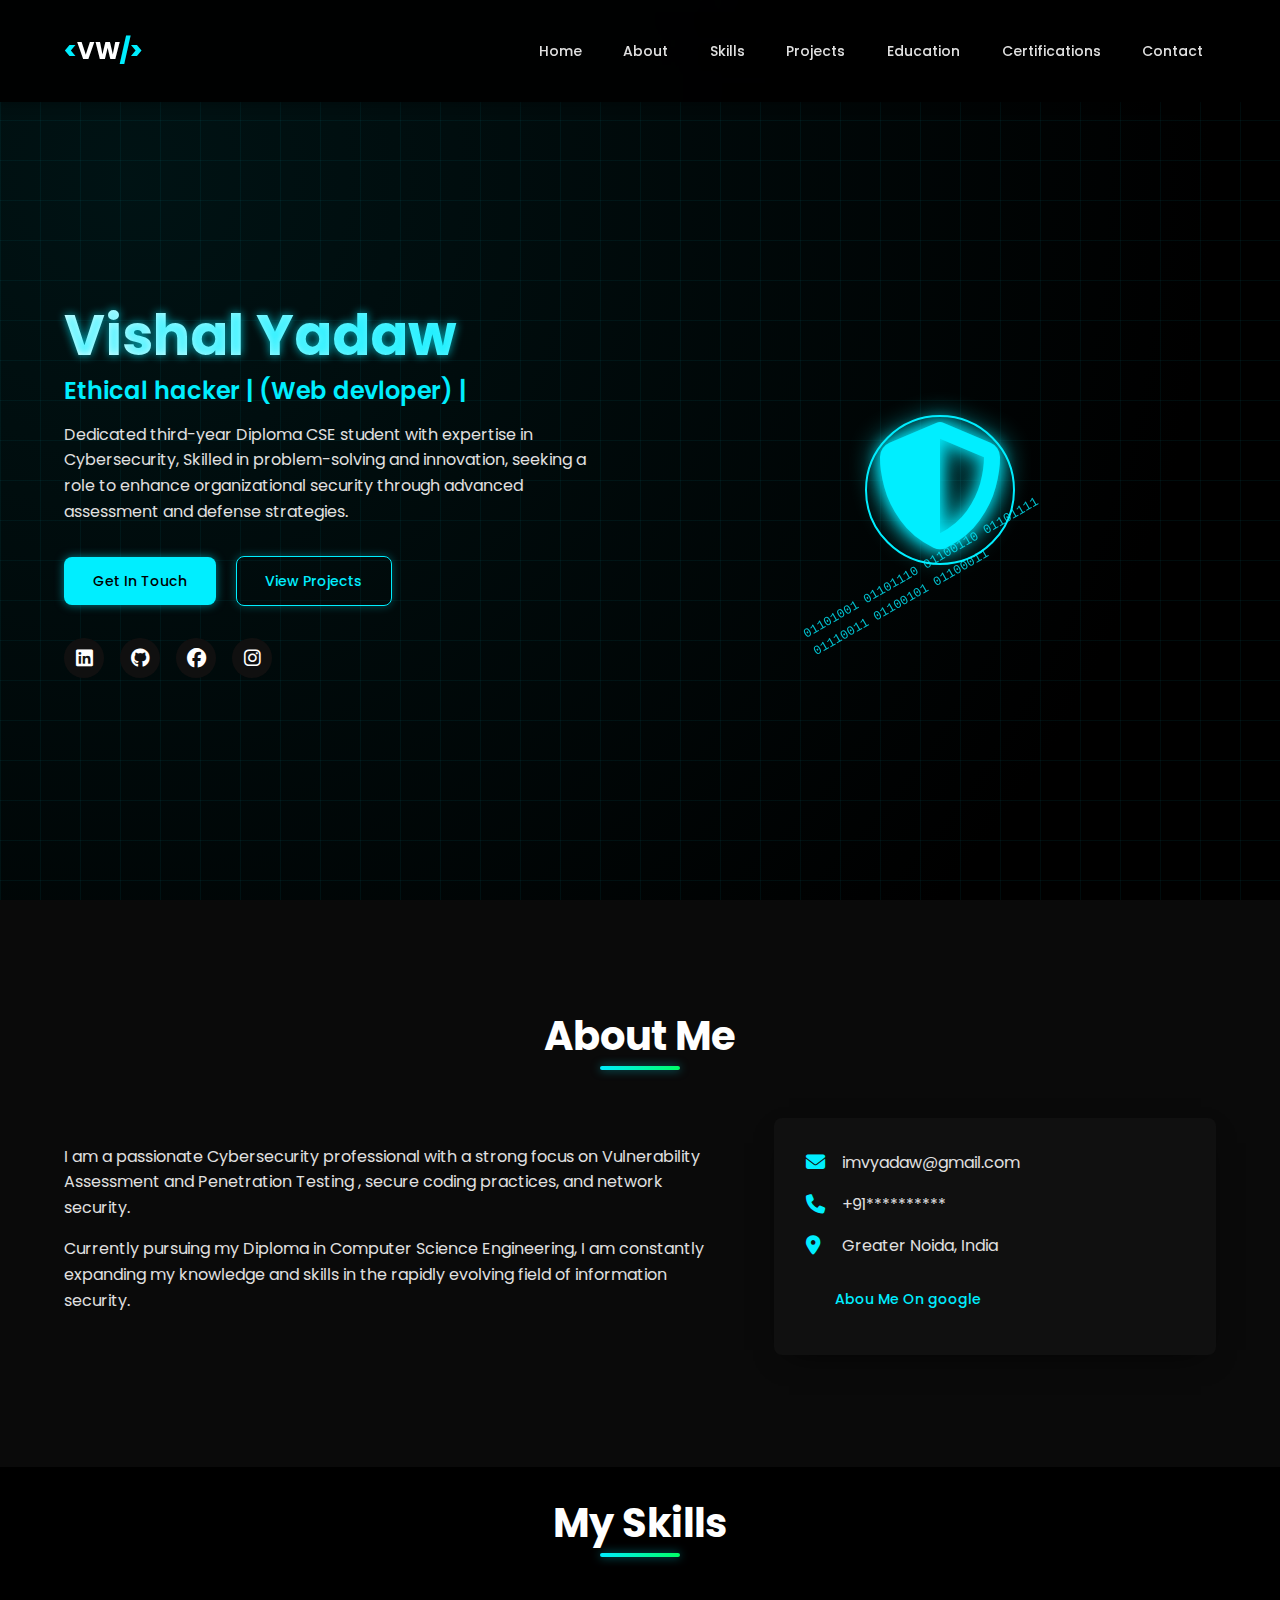
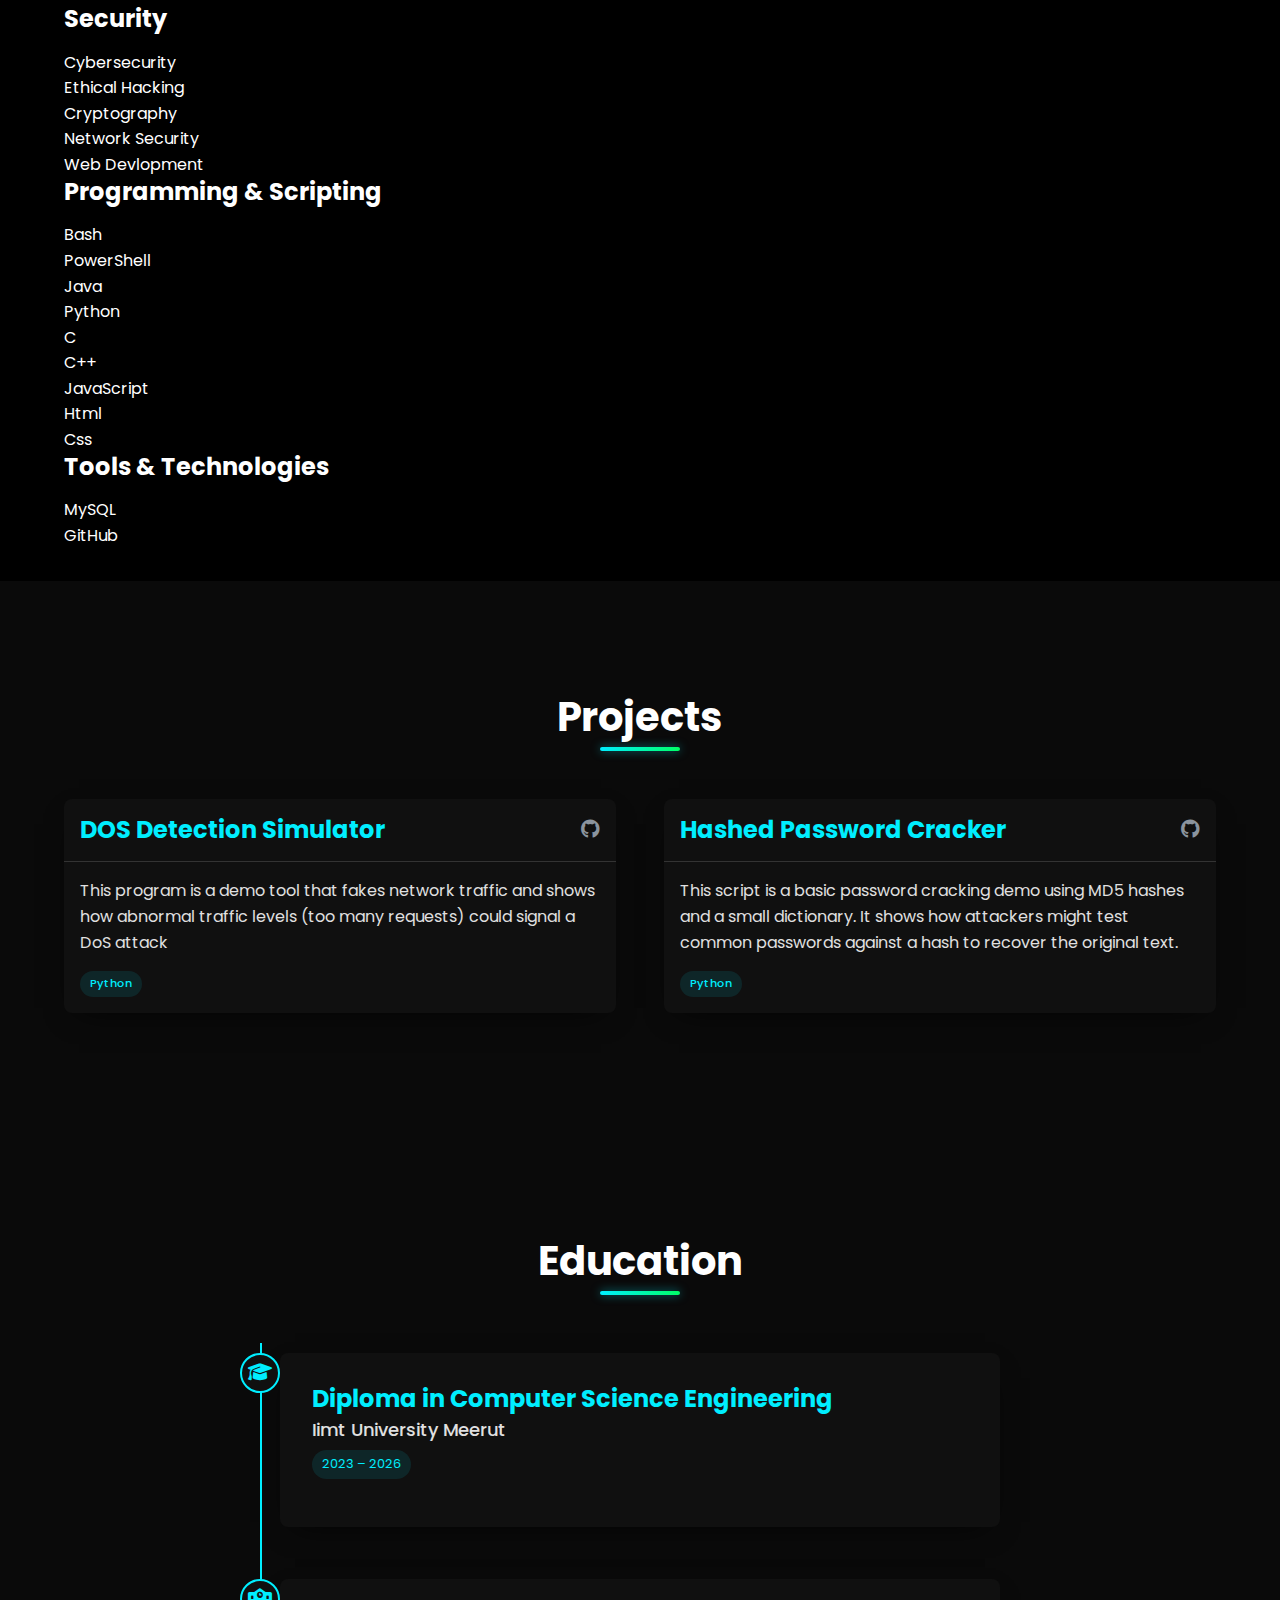
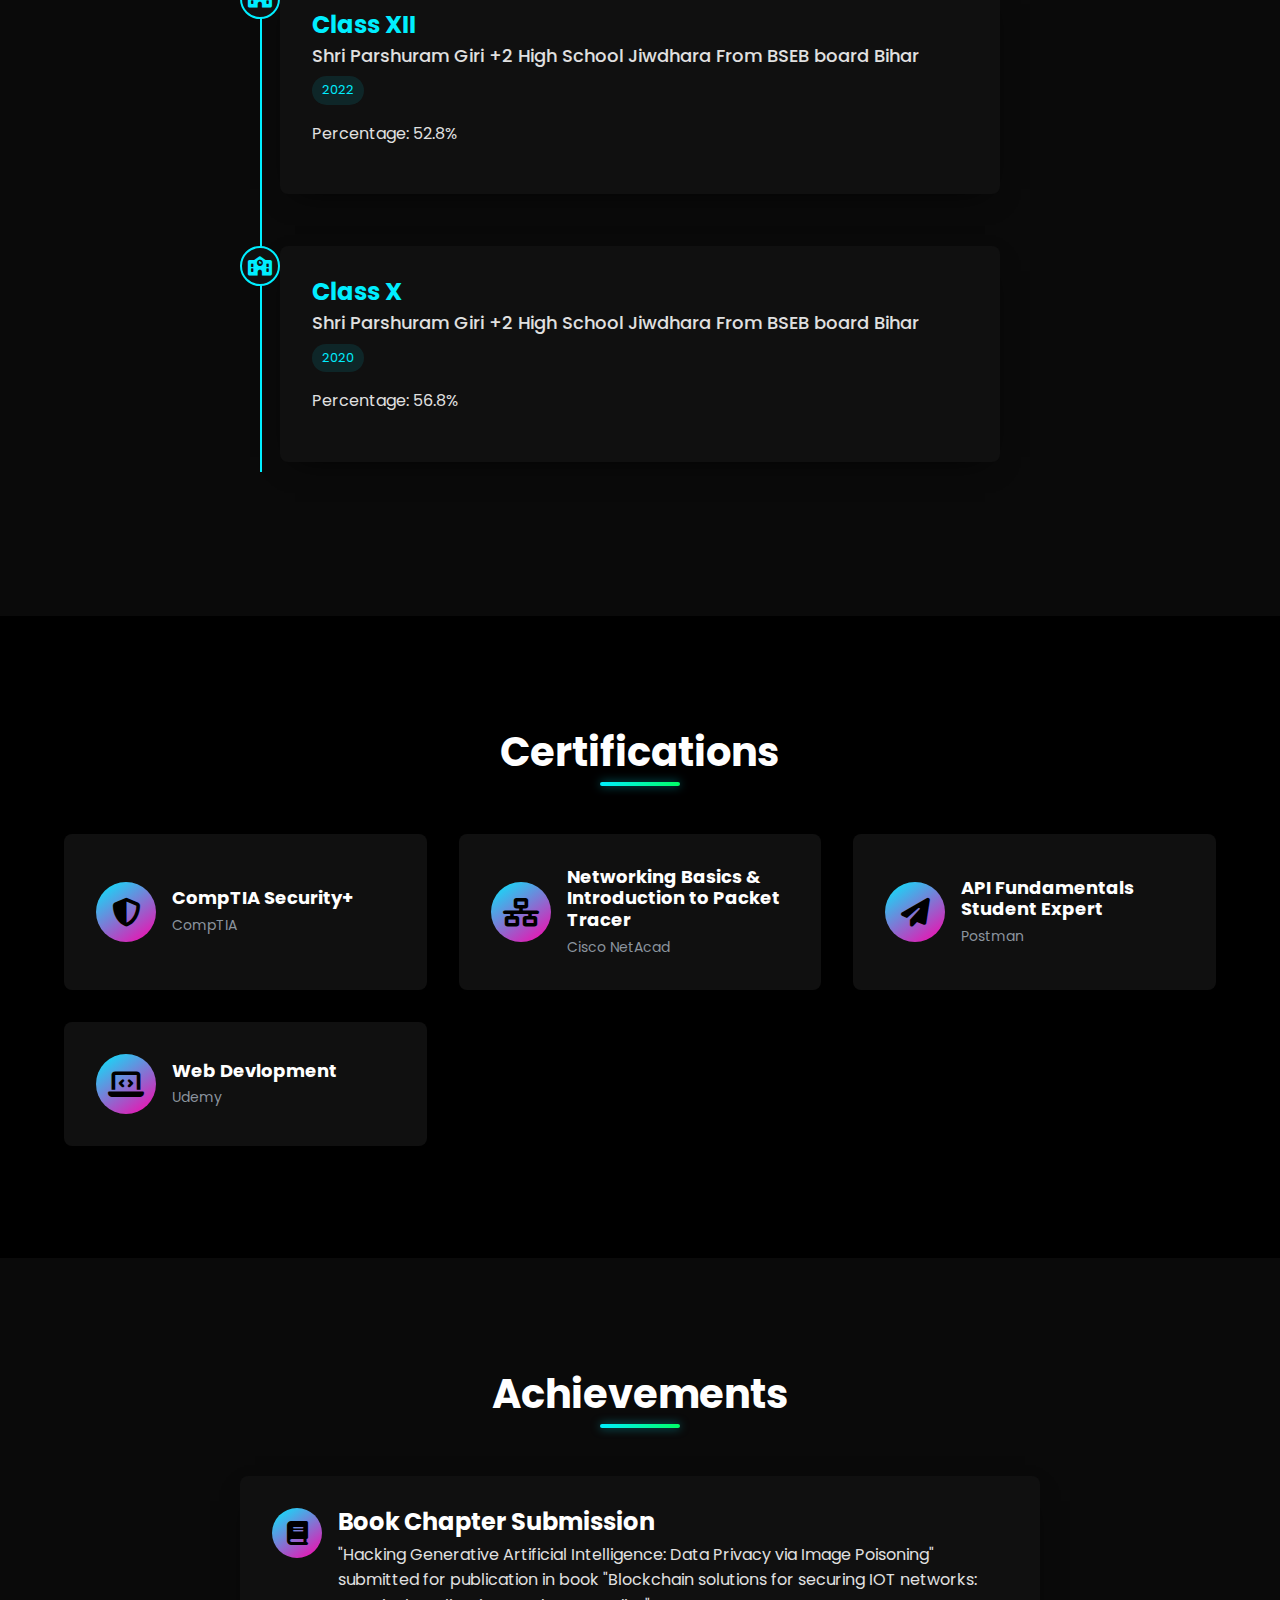
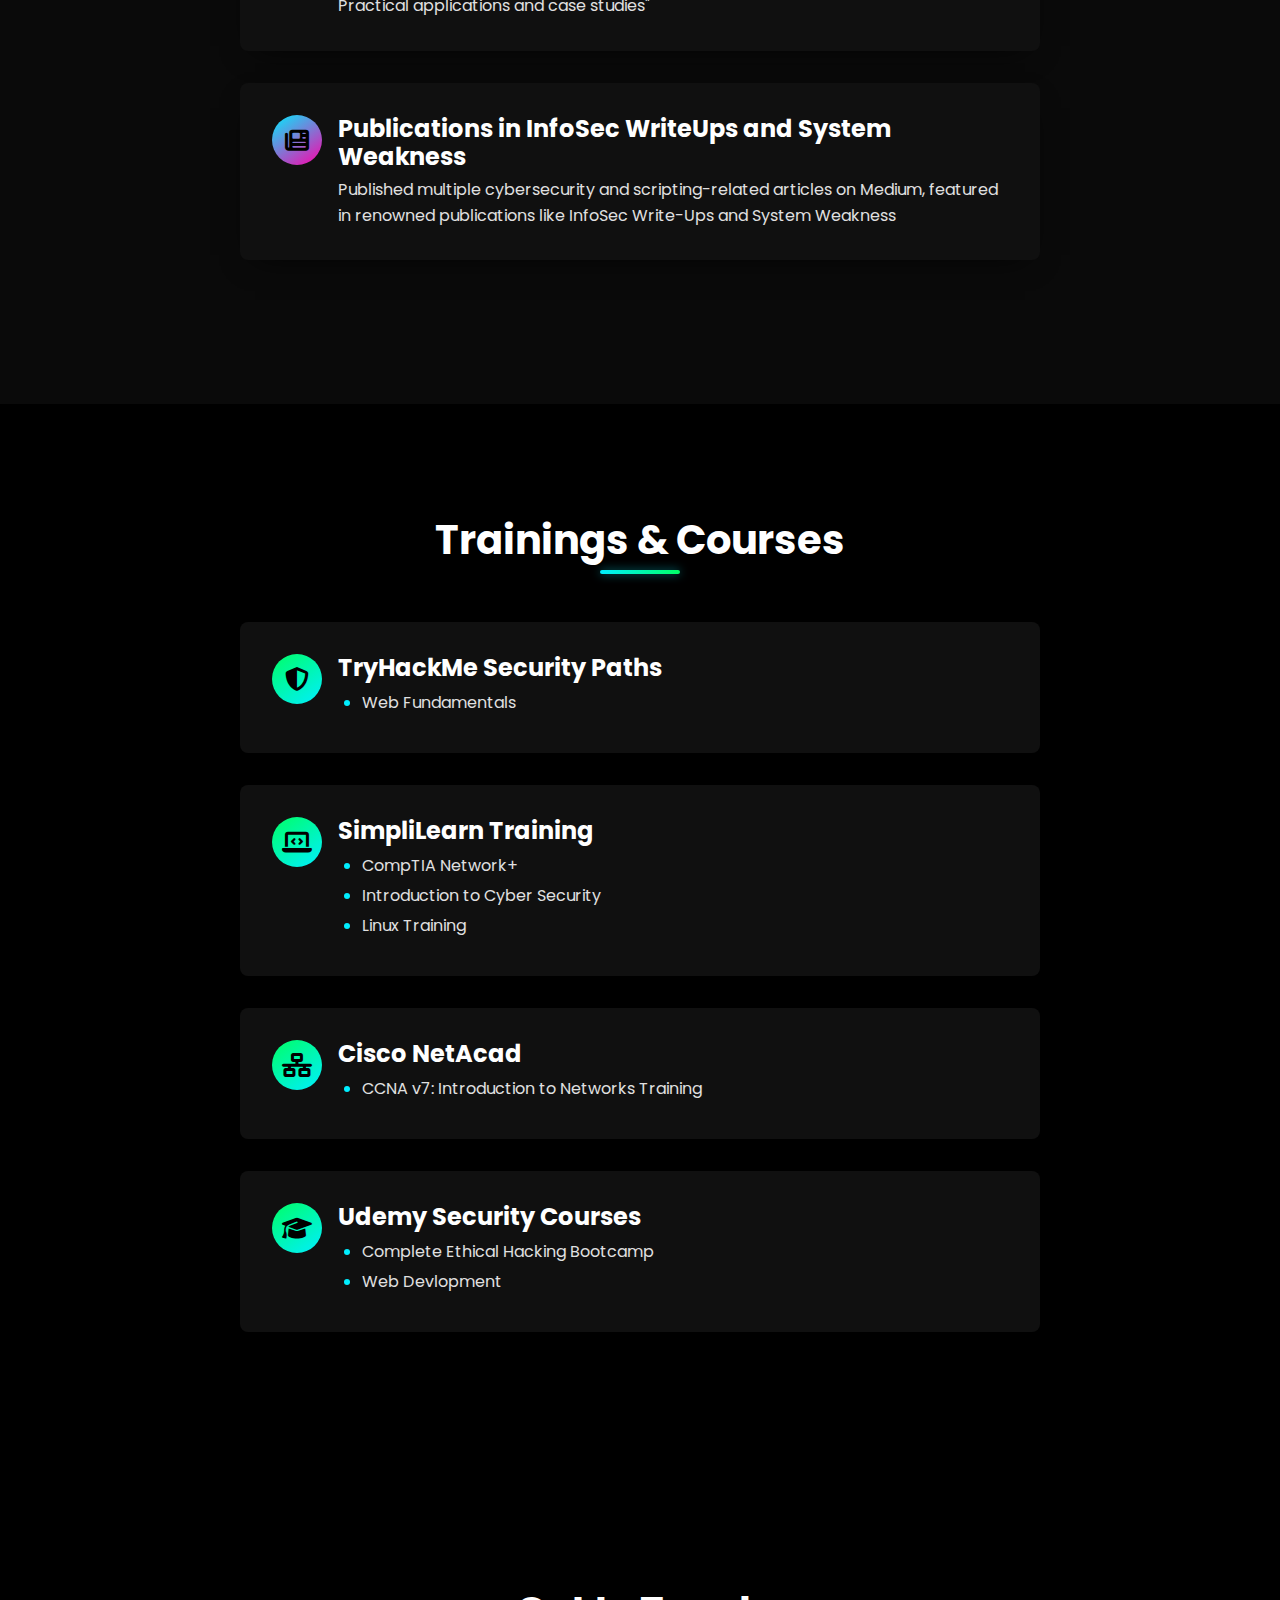
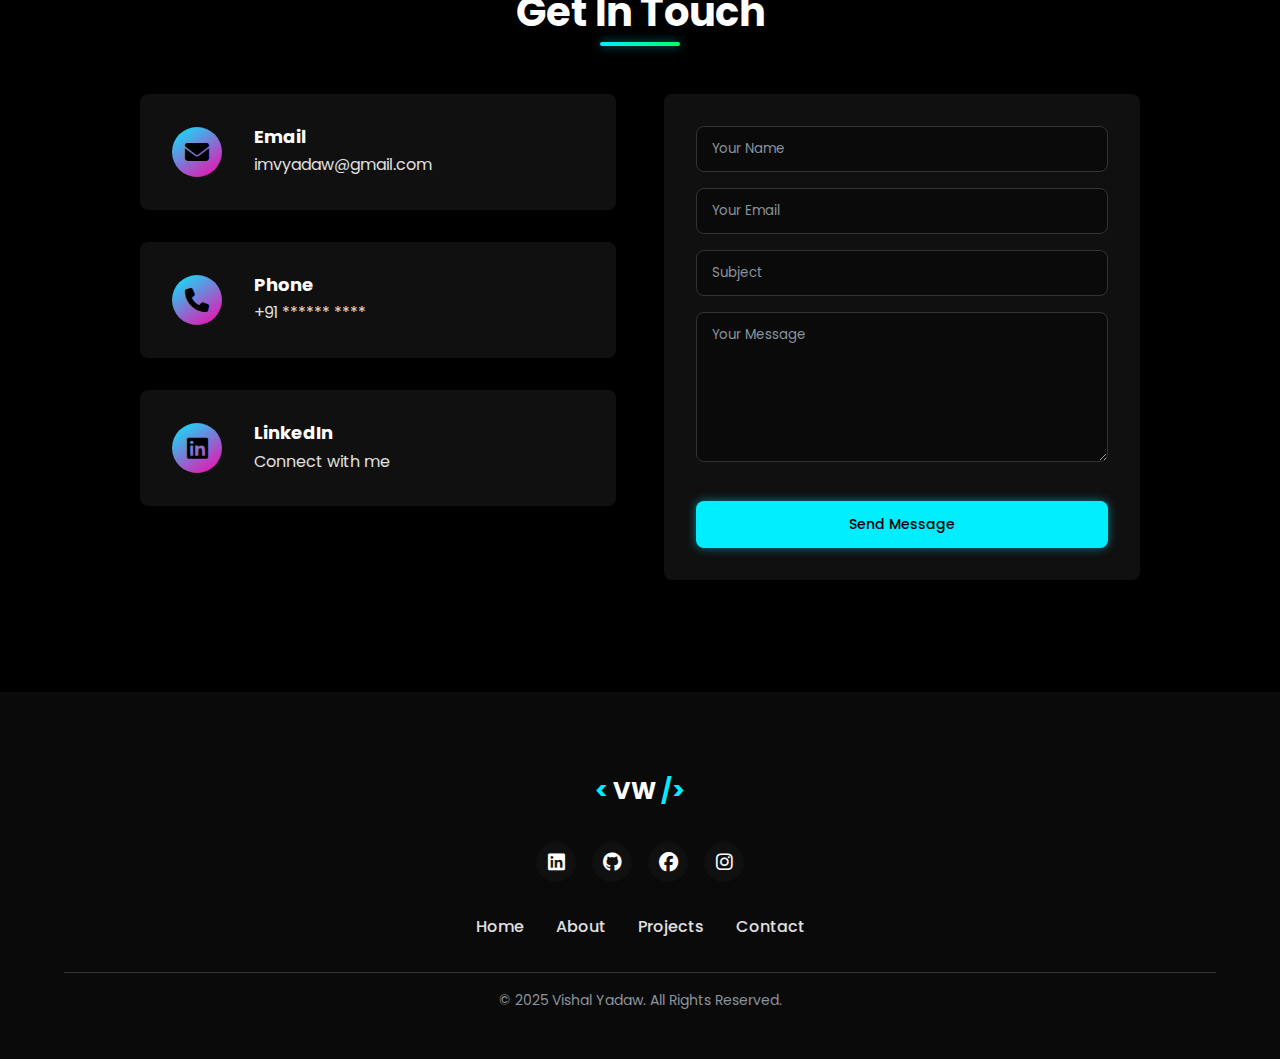
<file: index.html>
<!DOCTYPE html>
<html lang="en">
<head>
    <meta charset="UTF-8">
    <meta name="viewport" content="width=device-width, initial-scale=1.0">
    <title>Vishal Yadaw | Ethical hacker </title>
    <link rel="stylesheet" href="style.css">
    <link rel="stylesheet" href="https://cdnjs.cloudflare.com/ajax/libs/font-awesome/6.5.1/css/all.min.css">
    <link href="https://fonts.googleapis.com/css2?family=Poppins:wght@300;400;500;600;700;800&display=swap" rel="stylesheet">
</head>
<body>
    <!-- Header Navigation -->
    <header>
        <div class="container">
            <nav>
                <div class="logo">
                    <a href="#home"><span>&lt;</span> VW <span>/&gt;</span></a>
                </div>
                <ul class="nav-links">
                    <li><a href="#home">Home</a></li>
                    <li><a href="#about">About</a></li>
                    <li><a href="#skills">Skills</a></li>
                    <li><a href="#projects">Projects</a></li>
                    <li><a href="#education">Education</a></li>
                    <li><a href="#certifications">Certifications</a></li>
                    <li><a href="#contact">Contact</a></li>
                </ul>
                <div class="hamburger">
                    <div class="line"></div>
                    <div class="line"></div>
                    <div class="line"></div>
                </div>
            </nav>
        </div>
    </header>
    

    <!-- Hero Section -->
    <section id="home" class="hero">
        <div class="container">
            <div class="hero-content">
                <div class="hero-text">
                    <h1>Vishal Yadaw</h1>
                    <h2>Ethical hacker | (Web devloper) | </h2>
                    <p>Dedicated third-year Diploma CSE student with expertise in Cybersecurity, Skilled in problem-solving and innovation, seeking a role to enhance organizational security through advanced assessment and defense strategies.</p>
                    <div class="cta-buttons">
                        <a href="#contact" class="btn primary-btn">Get In Touch</a>
                        <a href="#projects" class="btn secondary-btn">View Projects</a>
                    </div>
                    <div class="social-icons">
                        <a href="https://www.linkedin.com/in/imvyadaw/" target="_blank"><i class="fab fa-linkedin"></i></a>
                        <a href="" target="_blank"><i class="fab fa-github"></i></a>
                        <a href="https://www.facebook.com/imvyadaw?mibextid=ZbWKwL" target="_blank"><i class="fab fa-facebook"></i></a>
                        <a href="https://www.instagram.com/im_vyadaw/" target="_blank"><i class="fab fa-instagram"></i></a>

                    </div>
                </div>
                <div class="hero-image">
                    <div class="security-graphic">
                        <div class="shield">
                            <i class="fas fa-shield-alt"></i>
                            <div class="ripple"></div>
                        </div>
                        <div class="binary">01101001 01101110 01100110 01101111 01110011 01100101 01100011</div>
                    </div>
                </div>
            </div>
        </div>
    </section>

    <!-- About Section -->
    <section id="about" class="about">
        <div class="container">
            <div class="section-header">
                <h2>About Me</h2>
                <div class="underline"></div>
            </div>
            <div class="about-content">
                <div class="about-text">
                    <p>I am a passionate Cybersecurity professional with a strong focus on Vulnerability Assessment and Penetration Testing , secure coding practices, and network security.</p>
                    <p>Currently pursuing my Diploma in Computer Science Engineering, I am constantly expanding my knowledge and skills in the rapidly evolving field of information security.</p>
                </div>
                <div class="contact-info">
                    <div class="contact-item">
                        <i class="fas fa-envelope"></i>
                        <span>imvyadaw@gmail.com</span>
                    </div>
                    <div class="contact-item">
                        <i class="fas fa-phone"></i>
                        <span>+91**********</span>
                    </div>
                    <div class="contact-item">
                        <i class="fas fa-map-marker-alt"></i>
                        <span>Greater Noida, India</span>
                    </div>
                    <a href="https://www.google.com/search?q=vyadaw&oq=vyadaw&gs_lcrp=EgZjaHJvbWUyBggAEEUYOTIGCAEQRRg8MgYIAhBFGD0yBggDEEUYQdIBCDE2OTlqMGo3qAIIsAIB8QUs7-oCxF46oA&sourceid=chrome&ie=UTF-8" <button class="btn">Abou Me On google</button></a>
                    
                </div>
            </div>
        </div>
    </section>

    <!-- Skills Section -->
    <section id="skills" class="skills">
        <div class="container">
            <div class="section-header">
                <h2>My Skills</h2>
                <div class="underline"></div>
            </div>
            <div class="skills-container">
                <div class="skill-category">
                    <h3>Security</h3>
                    <div class="skills-grid">
                        <div class="skill-item"><span>Cybersecurity</span></div>
                        <div class="skill-item"><span>Ethical Hacking</span></div>
                        <div class="skill-item"><span>Cryptography</span></div>
                        <div class="skill-item"><span>Network Security</span></div>
                        <div class="skill-item"><span>Web Devlopment</span></div>
                    </div>
                </div>
                <div class="skill-category">
                    <h3>Programming & Scripting</h3>
                    <div class="skills-grid">
                        <div class="skill-item"><span>Bash</span></div>
                        <div class="skill-item"><span>PowerShell</span></div>
                        <div class="skill-item"><span>Java</span></div>
                        <div class="skill-item"><span>Python</span></div>
                        <div class="skill-item"><span>C</span></div>
                        <div class="skill-item"><span>C++</span></div>
                        <div class="skill-item"><span>JavaScript</span></div>
                        <div class="skill-item"><span>Html</span></div>
                        <div class="skill-item"><span>Css</span></div>
                        
                    </div>
                </div>
                <div class="skill-category">
                    <h3>Tools & Technologies</h3>
                    <div class="skills-grid">
                        <div class="skill-item"><span>MySQL</span></div>
                        <div class="skill-item"><span>GitHub</span></div>
                    </div>
                </div>
            </div>
        </div>
    </section>

    <!-- Projects Section -->
    <section id="projects" class="projects">
        <div class="container">
            <div class="section-header">
                <h2>Projects</h2>
                <div class="underline"></div>
            </div>
            <div class="projects-grid">
                <!-- Project 1 -->
                <div class="project-card">
                    <div class="project-header">
                        <h3>DOS Detection Simulator</h3>
                        <div class="project-links">
                            <a href="https://github.com/imvyadaw/-DOS-Detection-Simulator.git" target="_blank"><i class="fab fa-github"></i></a>
                        </div>
                    </div>
                    <div class="project-body">
                        <p class="project-description">This program is a demo tool that fakes network traffic and shows how abnormal traffic levels (too many requests) could signal a DoS attack</p>
                        <div class="project-tech">
                            <span>Python</span>
                        </div>
                    </div>
                </div>

                <!-- Project-2 -->
                <div class="project-card">
                    <div class="project-header">
                        <h3>Hashed Password Cracker</h3>
                        <div class="project-links">
                            <a href="https://github.com/imvyadaw/-DOS-Detection-Simulator.git" target="_blank"><i class="fab fa-github"></i></a>
                        </div>
                    </div>
                    <div class="project-body">
                        <p class="project-description">This script is a basic password cracking demo using MD5 hashes and a small dictionary. It shows how attackers might test common passwords against a hash to recover the original text.</p>
                        <div class="project-tech">
                            <span>Python</span>
                        </div>
                    </div>
                </div>
            </div>
        </div>
    </section>

    <!-- Education Section -->
    <section id="education" class="education">
        <div class="container">
            <div class="section-header">
                <h2>Education</h2>
                <div class="underline"></div>
            </div>
            <div class="timeline">
                <div class="timeline-item">
                    <div class="timeline-icon">
                        <i class="fas fa-graduation-cap"></i>
                    </div>
                    <div class="timeline-content">
                        <h3>Diploma in Computer Science Engineering</h3>
                        <h4>Iimt University Meerut</h4>
                        <span class="timeline-date">2023 – 2026</span>
                    </div>
                </div>
                <div class="timeline-item">
                    <div class="timeline-icon">
                        <i class="fas fa-school"></i>
                    </div>
                    <div class="timeline-content">
                        <h3>Class XII</h3>
                        <h4>Shri Parshuram Giri +2 High School Jiwdhara
                        From BSEB board Bihar
                            </h4>
                        <span class="timeline-date">2022</span>
                        <p>Percentage: 52.8%</p>
                    </div>
                </div>
                <div class="timeline-item">
                    <div class="timeline-icon">
                        <i class="fas fa-school"></i>
                    </div>
                    <div class="timeline-content">
                        <h3>Class X</h3>
                        <h4>Shri Parshuram Giri +2 High School Jiwdhara
                        From BSEB board Bihar
                            </h4>
                        <span class="timeline-date">2020</span>
                        <p>Percentage: 56.8%</p>
                    </div>
                </div>
            </div>
        </div>
    </section>

    <!-- Certifications Section -->
    <section id="certifications" class="certifications">
        <div class="container">
            <div class="section-header">
                <h2>Certifications</h2>
                <div class="underline"></div>
            </div>
            <div class="certifications-grid">
                <div class="certification-card">
                    <div class="certification-logo">
                        <i class="fas fa-shield-alt"></i>
                    </div>
                    <div class="certification-content">
                        <h3>CompTIA Security+</h3>
                        <p>CompTIA</p>
                    </div>
                </div>

                <div class="certification-card">
                    <div class="certification-logo">
                        <i class="fas fa-network-wired"></i>
                    </div>
                    <div class="certification-content">
                        <h3>Networking Basics & Introduction to Packet Tracer</h3>
                        <p>Cisco NetAcad</p>
                    </div>
                </div>
               
                <div class="certification-card">
                    <div class="certification-logo">
                        <i class="fas fa-paper-plane"></i>
                    </div>
                    <div class="certification-content">
                        <h3>API Fundamentals Student Expert</h3>
                        <p>Postman</p>
                    </div>
                </div>
                <div class="certification-card">
                    <div class="certification-logo">
                        <i class="fas fa-laptop-code"></i>
                    </div>
                    <div class="certification-content">
                        <h3>Web Devlopment</h3>
                        <p>Udemy</p>
                    </div>
                </div>
            </div>
        </div>
    </section>

    <!-- Achievements Section -->
    <section id="achievements" class="achievements">
        <div class="container">
            <div class="section-header">
                <h2>Achievements</h2>
                <div class="underline"></div>
            </div>
            <div class="achievements-list">
                <div class="achievement-item">
                    <div class="achievement-icon">
                        <i class="fas fa-book"></i>
                    </div>
                    <div class="achievement-content">
                        <h3>Book Chapter Submission</h3>
                        <p>"Hacking Generative Artificial Intelligence: Data Privacy via Image Poisoning" submitted for publication in book "Blockchain solutions for securing IOT networks: Practical applications and case studies"</p>
                    </div>
                </div>
                <div class="achievement-item">
                    <div class="achievement-icon">
                        <i class="fas fa-newspaper"></i>
                    </div>
                    <div class="achievement-content">
                        <h3>Publications in InfoSec WriteUps and System Weakness</h3>
                        <p>Published multiple cybersecurity and scripting-related articles on Medium, featured in renowned publications like InfoSec Write-Ups and System Weakness</p>
                    </div>
                </div>
            </div>
        </div>
    </section>

    <!-- Trainings & Courses Section -->
    <section id="trainings" class="trainings">
        <div class="container">
            <div class="section-header">
                <h2>Trainings & Courses</h2>
                <div class="underline"></div>
            </div>
            <div class="trainings-container">
                <div class="trainings-list">
                    <div class="training-item">
                        <div class="training-icon">
                            <i class="fas fa-shield-alt"></i>
                        </div>
                        <div class="training-content">
                            <h3>TryHackMe Security Paths</h3>
                            <ul>
                                <li>Web Fundamentals</li>
                            </ul>
                        </div>
                    </div>

                    <div class="training-item">
                        <div class="training-icon">
                            <i class="fas fa-laptop-code"></i>
                        </div>
                        <div class="training-content">
                            <h3>SimpliLearn Training</h3>
                            <ul>
                                <li>CompTIA Network+</li>
                                <li>Introduction to Cyber Security</li>
                                <li>Linux Training</li>
                            </ul>
                        </div>
                    </div>

                    <div class="training-item">
                        <div class="training-icon">
                            <i class="fas fa-network-wired"></i>
                        </div>
                        <div class="training-content">
                            <h3>Cisco NetAcad</h3>
                            <ul>
                                <li>CCNA v7: Introduction to Networks Training</li>
                            </ul>
                        </div>
                    </div>

                    <div class="training-item">
                        <div class="training-icon">
                            <i class="fas fa-graduation-cap"></i>
                        </div>
                        <div class="training-content">
                            <h3>Udemy Security Courses</h3>
                            <ul>
                                <li>Complete Ethical Hacking Bootcamp</li>
                                <li>Web Devlopment</li>
                            </ul>
                        </div>
                    </div>

                </div>
            </div>
        </div>
    </section>


    <!-- Contact Section -->
    <section id="contact" class="contact">
        <div class="container">
            <div class="section-header">
                <h2>Get In Touch</h2>
                <div class="underline"></div>
            </div>
            <div class="contact-container">
                <div class="contact-info-container">
                    <div class="contact-info-item">
                        <div class="icon">
                            <i class="fas fa-envelope"></i>
                        </div>
                        <div class="text">
                            <h3>Email</h3>
                            <p>imvyadaw@gmail.com</p>
                        </div>
                    </div>
                    <div class="contact-info-item">
                        <div class="icon">
                            <i class="fas fa-phone"></i>
                        </div>
                        <div class="text">
                            <h3>Phone</h3>
                            <p>+91 ****** **** </p>
                        </div>
                    </div>
                    <div class="contact-info-item">
                        <div class="icon">
                            <i class="fab fa-linkedin"></i>
                        </div>
                        <div class="text">
                            <h3>LinkedIn</h3>
                            <p><a href="https://www.linkedin.com/in/imvyadaw/" target="_blank">Connect with me</a></p>
                        </div>

                    </div>
                </div>
                <div class="contact-form-container">
                    <form id="contact-form" action="https://formsubmit.co/imvyadaw@gmail.com" method="POST">
                        <div class="form-group">
                            <input type="text" name="name" id="name" placeholder="Your Name" required>
                        </div>
                        <div class="form-group">
                            <input type="email" name="email" id="email" placeholder="Your Email" required>
                        </div>
                        <div class="form-group">
                            <input type="text" name="subject" id="subject" placeholder="Subject" required>
                        </div>
                        <div class="form-group">
                            <textarea name="message" id="message" placeholder="Your Message" required></textarea>
                        </div>
                
                        <!-- Hidden fields for better control -->
                        <input type="hidden" name="_subject" value="New message from Portfolio Contact Form">
                        <input type="hidden" name="_template" value="table">
                        <input type="hidden" name="_captcha" value="false">
                        <input type="hidden" name="_next" value="https://your-site.com/thank-you.html">
                        <input type="text" name="_honey" style="display:none">
                
                        <button type="submit" class="btn primary-btn">Send Message</button>
                    </form>
                </div>

            </div>
        </div>
    </section>

    <!-- Footer -->
    <footer>
        <div class="container">
            <div class="footer-content">
                <div class="footer-logo">
                    <a href="#home"><span>&lt;</span> VW <span>/&gt;</span></a>
                </div>
                <div class="footer-social">
                    <a href="https://www.linkedin.com/in/imvyadaw/" target="_blank"><i class="fab fa-linkedin"></i></a>
                    <a href="" target="_blank"><i class="fab fa-github"></i></a>
                    <a href="https://www.facebook.com/imvyadaw?mibextid=ZbWKwL" target="_blank"><i class="fab fa-facebook"></i></a>
                    <a href="https://www.instagram.com/im_vyadaw/" target="_blank"><i class="fab fa-instagram"></i></a>
                </div>
                <div class="footer-links">
                    <a href="#home">Home</a>
                    <a href="#about">About</a>
                    <a href="#projects">Projects</a>
                    <a href="#contact">Contact</a>
                </div>
                <div class="footer-bottom">
                    <p>&copy; 2025 Vishal Yadaw. All Rights Reserved.</p>
                    
                </div>
            </div>
        </div>
    </footer>

    

    <script src="script.js"></script>

</body>
</html>
</file>
<file: style.css>
:root {
    --primary-dark: #000000;  
    --secondary-dark: #0a0a0a; 
    --tertiary-dark: #101010;  
    --accent-color: #00eeff;  
    --accent-hover: #00aaff;  
    --accent-color-2: #00ff66; 
    --accent-color-3: #ff00aa;  
    --text-primary: #ffffff;  
    --text-secondary: #e0e0e0;  
    --text-muted: #8b949e;  
    --border-color: #333333;  
    --success-color: #00ff66;  
    --warning-color: #f0e100;  
    --error-color: #ff0055;  

     
    --font-family: 'Poppins', sans-serif;
    --fs-xl: 3.5rem;
    --fs-l: 2.5rem;
    --fs-m: 1.5rem;
    --fs-s: 1.125rem;
    --fs-xs: 0.875rem;

     
    --spacing-xs: 0.5rem;
    --spacing-s: 1rem;
    --spacing-m: 2rem;
    --spacing-l: 3rem;
    --spacing-xl: 5rem;

     
    --border-radius: 0.5rem;
    --transition: all 0.3s ease;
    --box-shadow: 0 10px 30px -15px rgba(0, 0, 0, 0.9);
    --container-max-width: 1200px;
    --glow-effect: 0 0 10px rgba(0, 238, 255, 0.7);
}

*,
*::before,
*::after {
    margin: 0;
    padding: 0;
    box-sizing: border-box;
}

html {
    scroll-behavior: smooth;
    scrollbar-width: thin;
    scrollbar-color: var(--accent-color) var(--primary-dark);
}

body {
    font-family: var(--font-family);
    background-color: var(--primary-dark);
    color: var(--text-primary);
    line-height: 1.6;
    overflow-x: hidden;
}

::-webkit-scrollbar {
    width: 8px;
}

::-webkit-scrollbar-track {
    background: var(--primary-dark);
}

::-webkit-scrollbar-thumb {
    background-color: var(--accent-color);
    border-radius: 6px;
}

h1, h2, h3, h4, h5, h6 {
    margin-bottom: var(--spacing-s);
    line-height: 1.2;
    font-weight: 700;
}

h1 {
    font-size: var(--fs-xl);
    background: linear-gradient(45deg, var(--text-primary), var(--accent-color));
    -webkit-background-clip: text;
    -webkit-text-fill-color: transparent;
    background-clip: text;
    text-emphasis-color: transparent;
    text-shadow: var(--glow-effect);
}

h2 {
    font-size: var(--fs-l);
}

h3 {
    font-size: var(--fs-m);
}

p {
    margin-bottom: var(--spacing-s);
}

a {
    color: var(--accent-color);
    text-decoration: none;
    transition: var(--transition);
}

a:hover {
    color: var(--accent-hover);
}

img {
    max-width: 100%;
    height: auto;
    display: block;
}

ul, ol {
    list-style: none;
    padding-left: 0;
}

button, .btn {
    cursor: pointer;
    border: none;
    font-family: var(--font-family);
    font-size: var(--fs-xs);
    transition: var(--transition);
}

.container {
    width: 90%;
    max-width: var(--container-max-width);
    margin: 0 auto;
    padding: var(--spacing-m) 0;
}

.section-header {
    text-align: center;
    margin-bottom: var(--spacing-l);
}

.underline {
    height: 4px;
    width: 80px;
    background: linear-gradient(90deg, var(--accent-color), var(--accent-color-2));
    margin: 0 auto;
    margin-top: -10px;
    border-radius: 2px;
    box-shadow: 0 0 10px rgba(0, 238, 255, 0.5);
}

.btn {
    display: inline-block;
    padding: 0.8rem 1.8rem;
    border-radius: var(--border-radius);
    font-weight: 500;
    text-align: center;
    margin-right: var(--spacing-s);
    font-size: var(--fs-xs);
}

.primary-btn {
    background-color: var(--accent-color);
    color: var(--primary-dark);
    box-shadow: 0 0 10px rgba(0, 238, 255, 0.5);
}

.primary-btn:hover {
    background-color: var(--accent-hover);
    color: var(--primary-dark);
    transform: translateY(-3px);
    box-shadow: 0 0 20px rgba(0, 238, 255, 0.8);
}

.secondary-btn {
    background-color: transparent;
    color: var(--accent-color);
    border: 1px solid var(--accent-color);
    box-shadow: 0 0 10px rgba(0, 238, 255, 0.3);
}

.secondary-btn:hover {
    background-color: rgba(0, 238, 255, 0.1);
    transform: translateY(-3px);
    box-shadow: 0 0 20px rgba(0, 238, 255, 0.5);
}


header {
    position: fixed;
    top: 0;
    left: 0;
    width: 100%;
    z-index: 1000;
    background-color: rgba(0, 0, 0, 0.9);
    backdrop-filter: blur(10px);
    -webkit-backdrop-filter: blur(10px);
    box-shadow: 0 2px 10px rgba(0, 0, 0, 0.3);
    transition: var(--transition);
}

nav {
    display: flex;
    justify-content: space-between;
    align-items: center;
    padding: 0rem 0;

}

.logo a {
    font-size: var(--fs-m);
    font-weight: 700;
    color: var(--text-primary);
    display: flex;
    align-items: center;
}

.logo span {
    color: var(--accent-color);
    font-weight: 800;
}

.nav-links {
    display: flex;
    gap: var(--spacing-s);
}

.nav-links li a {
    color: var(--text-secondary);
    font-size: var(--fs-xs);
    font-weight: 500;
    padding: 0.5rem 0.8rem;
    position: relative;
}

.nav-links li a::before {
    content: '';
    position: absolute;
    bottom: 0;
    left: 0;
    height: 2px;
    width: 0;
    background-color: var(--accent-color);
    transition: var(--transition);
}

.nav-links li a:hover {
    color: var(--text-primary);
}

.nav-links li a:hover::before {
    width: 100%;
}

.hamburger {
    display: none;
    cursor: pointer;
}

.hamburger .line {
    width: 25px;
    height: 2px;
    background-color: var(--text-primary);
    margin: 6px 0;
    transition: var(--transition);
}

 
.header-scroll {
    background-color: var(--secondary-dark);
    box-shadow: 0 10px 20px rgba(0, 0, 0, 0.1);
}

 
.hero {
    min-height: 100vh;
    display: flex;
    align-items: center;
    padding-top: 80px;
    background: radial-gradient(circle at 10% 20%, rgba(0, 238, 255, 0.08) 0%, rgba(0, 0, 0, 1) 80%);
    position: relative;
    overflow: hidden;
}

.hero::before {
    content: '';
    position: absolute;
    top: 0;
    left: 0;
    width: 100%;
    height: 100%;
    background-image:
        linear-gradient(rgba(0, 238, 255, 0.05) 1px, transparent 1px),
        linear-gradient(90deg, rgba(0, 238, 255, 0.05) 1px, transparent 1px);
    background-size: 40px 40px;
    z-index: 1;
}

.hero-content {
    display: flex;
    justify-content: space-between;
    align-items: center;
    gap: var(--spacing-l);
    position: relative;
    z-index: 2;
}

.hero-text {
    flex: 1;
}

.hero-text h1 {
    margin-bottom: var(--spacing-xs);
}

.hero-text h2 {
    font-size: var(--fs-m);
    font-weight: 600;
    color: var(--accent-color);
    margin-bottom: var(--spacing-s);
}

.hero-text p {
    color: var(--text-secondary);
    margin-bottom: var(--spacing-m);
    max-width: 600px;
}

.cta-buttons {
    margin-bottom: var(--spacing-m);
}

.social-icons {
    display: flex;
    gap: var(--spacing-s);
}

.social-icons a {
    display: inline-flex;
    align-items: center;
    justify-content: center;
    width: 40px;
    height: 40px;
    background-color: var(--tertiary-dark);
    border-radius: 50%;
    transition: var(--transition);
}

.social-icons a:hover {
    background-color: var(--accent-color);
    transform: translateY(-3px);
    box-shadow: 0 0 15px var(--accent-color);
}

.social-icons i {
    color: var(--text-primary);
    font-size: 1.2rem;
}

.social-icons a:hover i {
    color: var(--primary-dark);
}

.hero-image {
    flex: 1;
    display: flex;
    justify-content: center;
    align-items: center;
}

.security-graphic {
    position: relative;
    width: 300px;
    height: 300px;
    display: flex;
    justify-content: center;
    align-items: center;
}

.shield {
    position: relative;
    font-size: 8rem;
    color: var(--accent-color);
    animation: pulse 2s infinite;
    text-shadow: 0 0 15px var(--accent-color), 0 0 30px var(--accent-color);
}

.ripple {
    position: absolute;
    top: 50%;
    left: 50%;
    transform: translate(-50%, -50%);
    width: 150px;
    height: 150px;
    border: 2px solid var(--accent-color);
    border-radius: 50%;
    animation: ripple 2s linear infinite;
}

.binary {
    position: absolute;
    font-family: monospace;
    font-size: 0.8rem;
    color: var(--accent-color);
    opacity: 0.8;
    transform: rotate(-30deg);
    bottom: 50px;
    right: 0;
}

@keyframes pulse {
    0% {
        transform: scale(1);
        text-shadow: 0 0 10px rgba(0, 238, 255, 0.5);
    }
    50% {
        transform: scale(1.05);
        text-shadow: 0 0 20px rgba(0, 238, 255, 0.8);
    }
    100% {
        transform: scale(1);
        text-shadow: 0 0 10px rgba(0, 238, 255, 0.5);
    }
}

@keyframes ripple {
    0% {
        width: 0;
        height: 0;
        opacity: 0.8;
    }
    100% {
        width: 200px;
        height: 200px;
        opacity: 0;
    }
}

 
.about {
    background-color: var(--secondary-dark);
    padding: var(--spacing-xl) 0;
}

.about-content {
    display: grid;
    grid-template-columns: 3fr 2fr;
    gap: var(--spacing-l);
    align-items: center;
}

.about-text p {
    color: var(--text-secondary);
    margin-bottom: var(--spacing-s);
}

.contact-info {
    background-color: var(--tertiary-dark);
    padding: var(--spacing-m);
    border-radius: var(--border-radius);
    box-shadow: var(--box-shadow);
}

.contact-item {
    display: flex;
    align-items: center;
    margin-bottom: var(--spacing-s);
}

.contact-item i {
    color: var(--accent-color);
    font-size: 1.2rem;
    margin-right: var(--spacing-s);
    width: 20px;
}

.contact-item span {
    color: var(--text-secondary);
}

 

 
.projects {
    background-color: var(--secondary-dark);
    padding: var(--spacing-xl) 0;
}

.projects-grid {
    display: grid;
    grid-template-columns: repeat(auto-fit, minmax(350px, 1fr));

    gap: var(--spacing-l);
}

.project-card {
    background-color: var(--tertiary-dark);
    border-radius: var(--border-radius);
    overflow: hidden;
    box-shadow: var(--box-shadow);
    transition: var(--transition);
    height: 100%;
    
}

.project-card:hover {
    transform: translateY(-10px);
    box-shadow: 0 20px 30px -15px rgba(0, 0, 0, 0.7), 0 0 15px rgba(0, 238, 255, 0.5);
    border: 1px solid rgba(0, 238, 255, 0.3);
}

.project-header {
    padding: var(--spacing-s);
    border-bottom: 1px solid var(--border-color);
    display: flex;
    justify-content: space-between;
    align-items: center;
}

.project-header h3 {
    margin-bottom: 0;
    color: var(--accent-color);
}

.project-links {
    display: flex;
    gap: var(--spacing-xs);
}

.project-links a {
    color: var(--text-muted);
    font-size: 1.2rem;
}

.project-links a:hover {
    color: var(--accent-color);
}

.project-body {
    padding: var(--spacing-s);
    flex-grow: 1;
    display: flex;
    flex-direction: column;
}

.project-description {
    color: var(--text-secondary);
    margin-bottom: var(--spacing-s);
    flex-grow: 1;
}

.project-tech {
    display: flex;
    flex-wrap: wrap;
    gap: 10px;
    margin-top: auto;
}

.project-tech span {
    background-color: rgba(0, 238, 255, 0.1);
    color: var(--accent-color);
    padding: 4px 10px;
    border-radius: 20px;
    font-size: 0.7rem;
    font-weight: 500;
}

/* ====================
   Timeline Styles (for Experience and Education)
   ==================== */
.experience, .education {
    padding: var(--spacing-xl) 0;
}

.experience {
    background-color: var(--primary-dark);
}

.education {
    background-color: var(--secondary-dark);
}

.timeline {
    position: relative;
    max-width: 800px;
    margin: 0 auto;
}

.timeline::after {
    content: '';
    position: absolute;
    width: 2px;
    background-color: var(--accent-color);
    top: 0;
    bottom: 0;
    left: 20px;
}

.timeline-item {
    padding: 10px 40px;
    position: relative;
    margin-bottom: var(--spacing-m);
}

.timeline-icon {
    position: absolute;
    width: 40px;
    height: 40px;
    left: 0;
    background-color: var(--tertiary-dark);
    border: 2px solid var(--accent-color);
    border-radius: 50%;
    z-index: 1;
    display: flex;
    align-items: center;
    justify-content: center;
}

.timeline-icon i {
    color: var(--accent-color);
    font-size: 1.2rem;
}

.timeline-content {
    padding: var(--spacing-m);
    background-color: var(--tertiary-dark);
    border-radius: var(--border-radius);
    box-shadow: var(--box-shadow);
    transition: var(--transition);
}

.timeline-content:hover {
    transform: translateY(-5px);
    box-shadow: 0 0 8px rgba(0,212,255,0.4);

}

.timeline-content h3 {
    color: var(--accent-color);
    margin-bottom: 5px;
}

.timeline-content h4 {
    color: var(--text-secondary);
    font-size: var(--fs-s);
    margin-bottom: 10px;
    font-weight: 500;
}

.timeline-date {
    display: inline-block;
    padding: 4px 10px;
    background-color: rgba(0, 238, 255, 0.1);
    color: var(--accent-color);
    border-radius: 20px;
    font-size: 0.8rem;
    margin-bottom: var(--spacing-s);
}

.timeline-content ul {
    list-style-type: disc;
    padding-left: 20px;
    color: var(--text-secondary);
}

.timeline-content ul li {
    margin-bottom: 8px;
}

.timeline-content ul li::marker {
    color: var(--accent-color);
}

.timeline-content p {
    color: var(--text-secondary);
}

/* ====================
   Certifications Section
   ==================== */
.certifications {
    background-color: var(--primary-dark);
    padding: var(--spacing-xl) 0;
}

.certifications-grid {
    display: grid;
    grid-template-columns: repeat(auto-fill, minmax(280px, 1fr));
    gap: var(--spacing-m);
}

.certification-card {
    background-color: var(--tertiary-dark);
    border-radius: var(--border-radius);
    padding: var(--spacing-m);
    display: flex;
    align-items: center;
    box-shadow: var(--box-shadow);
    transition: var(--transition);
}

.certification-card:hover {
    transform: translateY(-5px);
    /* box-shadow: 0 15px 30px -10px rgba(0, 0, 0, 0.8); */
        box-shadow: 0 0 18px rgba(0,212,255,0.4);

}

.certification-logo {
    width: 60px;
    height: 60px;
    border-radius: 50%;
    background: linear-gradient(145deg, var(--accent-color), var(--accent-color-3));
    margin-right: var(--spacing-s);
    display: flex;
    align-items: center;
    justify-content: center;
    flex-shrink: 0;
}

.certification-logo i {
    color: var(--primary-dark);
    font-size: 1.8rem;
}

.certification-content {
    flex-grow: 1;
}

.certification-content h3 {
    font-size: var(--fs-s);
    margin-bottom: 5px;
}

.certification-content p {
    color: var(--text-muted);
    font-size: var(--fs-xs);
    margin-bottom: 0;
}

/* ====================
   Achievements Section
   ==================== */
.achievements {
    background-color: var(--secondary-dark);
    padding: var(--spacing-xl) 0;
}

.achievements-list {
    max-width: 800px;
    margin: 0 auto;
}

.achievement-content ul li::marker {
    color: var(--accent-color);
}

.achievement-item {
    display: flex;
    align-items: flex-start;
    margin-bottom: var(--spacing-m);
    padding: var(--spacing-m);
    background-color: var(--tertiary-dark);
    border-radius: var(--border-radius);
    box-shadow: var(--box-shadow);
    transition: var(--transition);
}

.achievement-item:hover {
    transform: translateY(-5px);
        box-shadow: 0 0 18px rgba(0,212,255,0.4);

}

.achievement-icon {
    background: linear-gradient(145deg, var(--accent-color), var(--accent-color-3));
    color: var(--primary-dark);
    width: 50px;
    height: 50px;
    border-radius: 50%;
    display: flex;
    align-items: center;
    justify-content: center;
    margin-right: var(--spacing-s);
    flex-shrink: 0;
}

.achievement-icon i {
    font-size: 1.5rem;
}

.achievement-content {
    flex-grow: 1;
}

.achievement-content h3 {
    margin-bottom: 5px;
    color: var(--text-primary);
}

.achievement-content p {
    color: var(--text-secondary);
    margin-bottom: 0;
}

/* ====================
   Trainings & Courses Section
   ==================== */
   .trainings {
    background-color: var(--primary-dark);
    padding: var(--spacing-xl) 0;
}

.trainings-container {
    max-width: 800px;
    margin: 0 auto;
}

.training-item {
    display: flex;
    align-items: flex-start;
    margin-bottom: var(--spacing-m);
    padding: var(--spacing-m);
    background-color: var(--tertiary-dark);
    border-radius: var(--border-radius);
    box-shadow: var(--box-shadow);
    transition: var(--transition);
}

.training-item:hover {
    transform: translateY(-5px);
    box-shadow: 0 0 18px rgba(0,212,255,0.4);

}

.training-icon {
    width: 50px;
    height: 50px;
    border-radius: 50%;
    background: linear-gradient(145deg, var(--accent-color-2), var(--accent-color));
    display: flex;
    align-items: center;
    justify-content: center;
    margin-right: var(--spacing-s);
    flex-shrink: 0;
}

.training-icon i {
    color: var(--primary-dark);
    font-size: 1.5rem;
}

.training-content {
    flex-grow: 1;
}

.training-content h3 {
    margin-bottom: 8px;
    color: var(--text-primary);
}

.training-content ul {
    list-style-type: disc;
    padding-left: 1.5rem;
    margin-top: 0.5rem;
    color: var(--text-secondary);
}

.training-content ul li {
    margin-bottom: 6px;
    line-height: 1.5;
}

.training-content ul li::marker {
    color: var(--accent-color);
}


/* ====================
   article Section
   ==================== */
.article {
    background-color: var(--secondary-dark);
    padding: var(--spacing-xl) 0;
}

.article-grid {
    display: grid;
    grid-template-columns: repeat(auto-fill, minmax(350px, 1fr));
    gap: var(--spacing-l);
    margin-bottom: var(--spacing-l);
}

.article-card {
    background-color: var(--tertiary-dark);
    border-radius: var(--border-radius);
    overflow: hidden;
    box-shadow: var(--box-shadow);
    transition: var(--transition);
    height: 100%;
    display: flex;
    flex-direction: column;
}

.article-card:hover {
    transform: translateY(-10px);
    box-shadow: 0 20px 30px -15px rgba(0, 0, 0, 0.8);
}

.article-img {
    overflow: hidden;
    height: 200px;
}

.article-img img {
    width: 100%;
    height: 100%;
    object-fit: cover;
    transition: transform 0.5s ease;
}

.article-card:hover .article-img img {
    transform: scale(1.05);
}

.article-content {
    padding: var(--spacing-m);
    flex-grow: 1;
    display: flex;
    flex-direction: column;
}

.article-content h3 {
    font-size: var(--fs-s);
    margin-bottom: var(--spacing-s);
    line-height: 1.4;
}

.article-content p {
    color: var(--text-secondary);
    margin-bottom: var(--spacing-s);
    flex-grow: 1;
}

.read-more {
    display: inline-flex;
    align-items: center;
    margin-top: auto;
    color: var(--accent-color);
    font-weight: 500;
    font-size: var(--fs-xs);
}

.read-more i {
    margin-left: 5px;
    transition: transform 0.3s ease;
}

.read-more:hover i {
    transform: translateX(3px);
}

.article-cta {
    text-align: center;
}

/* ====================
   Contact Section
   ==================== */
.contact {
    background-color: var(--primary-dark);
    padding: var(--spacing-xl) 0;
}

.contact-container {
    display: grid;
    grid-template-columns: 1fr 1fr;
    gap: var(--spacing-l);
    max-width: 1000px;
    margin: 0 auto;
}

.contact-info-container {
    display: flex;
    flex-direction: column;
    gap: var(--spacing-m);
}

.contact-info-item {
    display: flex;
    align-items: center;
    padding: var(--spacing-m);
    background-color: var(--tertiary-dark);
    border-radius: var(--border-radius);
    box-shadow: var(--box-shadow);
    transition: var(--transition);
}

.contact-info-item:hover {
    transform: translateY(-5px);
    box-shadow: 0 15px 30px -10px rgba(0, 0, 0, 0.8);
}

.contact-info-item .icon {
    width: 50px;
    height: 50px;
    border-radius: 50%;
    background: linear-gradient(145deg, var(--accent-color), var(--accent-color-3));
    display: flex;
    align-items: center;
    justify-content: center;
    margin-right: var(--spacing-m);
    flex-shrink: 0;
}

.contact-info-item .icon i {
    color: var(--primary-dark);
    font-size: 1.5rem;
}

.contact-info-item .text {
    flex-grow: 1;
}

.contact-info-item .text h3 {
    margin-bottom: 5px;
    font-size: var(--fs-s);
}

.contact-info-item .text p, .contact-info-item .text a {
    color: var(--text-secondary);
    margin-bottom: 0;
}

.contact-form-container {
    background-color: var(--tertiary-dark);
    padding: var(--spacing-m);
    border-radius: var(--border-radius);
    box-shadow: var(--box-shadow);
}

.form-group {
    margin-bottom: var(--spacing-s);
}

.form-group input, .form-group textarea {
    width: 100%;
    padding: 12px 15px;
    background-color: var(--secondary-dark);
    border: 1px solid var(--border-color);
    border-radius: var(--border-radius);
    color: var(--text-primary);
    font-family: var(--font-family);
    transition: var(--transition);
}

.form-group textarea {
    min-height: 150px;
    resize: vertical;
}

.form-group input:focus, .form-group textarea:focus {
    outline: none;
    border-color: var(--accent-color);
    box-shadow: 0 0 0 2px rgba(0, 238, 255, 0.2);
}

.form-group input::placeholder, .form-group textarea::placeholder {
    color: var(--text-muted);
}

.contact-form-container .primary-btn {
    width: 100%;
    margin-top: var(--spacing-s);
}

/* ====================
   Footer Section
   ==================== */
footer {
    background-color: var(--secondary-dark);
    padding: var(--spacing-l) 0 var(--spacing-s);
}

.footer-content {
    text-align: center;
}

.footer-logo {
    margin-bottom: var(--spacing-m);
}

.footer-logo a {
    font-size: var(--fs-m);
    font-weight: 700;
    color: var(--text-primary);
}

.footer-logo span {
    color: var(--accent-color);
}

.footer-social {
    display: flex;
    justify-content: center;
    gap: var(--spacing-s);
    margin-bottom: var(--spacing-m);
}

.footer-social a {
    display: inline-flex;
    align-items: center;
    justify-content: center;
    width: 40px;
    height: 40px;
    background-color: var(--tertiary-dark);
    border-radius: 50%;
    transition: var(--transition);
}

.footer-social a:hover {
    background-color: var(--accent-color);
    transform: translateY(-3px);
}

.footer-social i {
    color: var(--text-primary);
    font-size: 1.2rem;
}

.footer-social a:hover i {
    color: var(--primary-dark);
}

.footer-links {
    display: flex;
    justify-content: center;
    flex-wrap: wrap;
    gap: var(--spacing-m);
    margin-bottom: var(--spacing-m);
}

.footer-links a {
    color: var(--text-secondary);
    font-weight: 500;
    transition: var(--transition);
}

.footer-links a:hover {
    color: var(--accent-color);
}

.footer-bottom {
    margin-top: var(--spacing-m);
    padding-top: var(--spacing-s);
    border-top: 1px solid var(--border-color);
}

.footer-bottom p {
    color: var(--text-muted);
    font-size: var(--fs-xs);
    margin-bottom: 0;
}

.theme-toggle {
    position: fixed;
    bottom: 30px;
    right: 30px;
    width: 50px;
    height: 50px;
    border-radius: 50%;
    background-color: var(--tertiary-dark);
    display: flex;
    align-items: center;
    justify-content: center;
    cursor: pointer;
    z-index: 999;
    box-shadow: var(--box-shadow);
    transition: var(--transition);
}

.theme-toggle:hover {
    transform: translateY(-5px);
    box-shadow: 0 15px 30px -10px rgba(0, 0, 0, 0.8);
}

.theme-toggle i {
    color: var(--accent-color);
    font-size: 1.5rem;
}

.theme-toggle .fa-sun {
    display: none;
}



@media only screen and (max-width: 1200px) {
    :root {
        --fs-xl: 3rem;
        --fs-l: 2.2rem;
        --fs-m: 1.3rem;
    }

    .nav-links {
        gap: var(--spacing-xs);
    }

    .container {
        width: 95%;
    }
}

 @media only screen and (max-width: 992px) {
    :root {
        --fs-xl: 2.8rem;
        --fs-l: 2rem;
        --fs-m: 1.2rem;
    }

    .nav-links {
        position: fixed;
        top: 0;
        right: -100%;
        width: 250px;
        height: 100vh;
        background-color: var(--secondary-dark);
        flex-direction: column;
        justify-content: center;
        align-items: center;
        transition: 0.5s;
        z-index: 900;
        box-shadow: -5px 0 15px rgba(0, 0, 0, 0.3);
    }

    .nav-active {
        right: 0;
    }

    .hamburger {
        display: block;
        z-index: 1000;
    }

    .hamburger.active .line:nth-child(1) {
        transform: translateY(8px) rotate(45deg);
    }

    .hamburger.active .line:nth-child(2) {
        opacity: 0;
    }

    .hamburger.active .line:nth-child(3) {
        transform: translateY(-8px) rotate(-45deg);
    }

    .hero-content {
        flex-direction: column;
        text-align: center;
    }

    .hero-text p {
        margin: 0 auto var(--spacing-m);
    }

    .social-icons {
        justify-content: center;
    }

    .about-content,
    .contact-container {
        grid-template-columns: 1fr;
    }

    .projects-grid,
    .article-grid {
        grid-template-columns: repeat(auto-fill, minmax(300px, 1fr));
    }

    .certifications-grid {
        grid-template-columns: repeat(auto-fill, minmax(250px, 1fr));
    }
}

 @media only screen and (max-width: 768px) {
    :root {
        --fs-xl: 2.5rem;
        --fs-l: 1.8rem;
        --fs-m: 1.1rem;
        --fs-s: 1rem;
    }

    .section-header {
        margin-bottom: var(--spacing-m);
    }

    .skills-container {
        gap: var(--spacing-m);
    }

    .skills-grid {
        grid-template-columns: repeat(auto-fill, minmax(100px, 1fr));
    }

    .projects-grid,
    .article-grid {
        grid-template-columns: 1fr;
    }

    .timeline::after {
        left: 15px;
    }

    .timeline-icon {
        width: 30px;
        height: 30px;
        left: 0;
    }

    .timeline-icon i {
        font-size: 0.9rem;
    }

    .timeline-item {
        padding-left: 30px;
    }

    .certifications-grid {
        grid-template-columns: 1fr;
    }

    .contact-form-container {
        margin-top: var(--spacing-m);
    }
}


@media only screen and (max-width: 576px) {
    :root {
        --fs-xl: 2.2rem;
        --fs-l: 1.6rem;
        --fs-m: 1rem;
        --spacing-xl: 3rem;
        --spacing-l: 2rem;
    }

    .container {
        width: 90%;
        padding: var(--spacing-s) 0;
    }

    .hero {
        padding-top: 60px;
    }

    .hero-text h2 {
        font-size: 1rem;
    }

    .security-graphic {
        width: 200px;
        height: 200px;
    }

    .shield {
        font-size: 5rem;
    }

    .binary {
        font-size: 0.6rem;
        bottom: 30px;
    }

    .cta-buttons .btn {
        display: block;
        width: 100%;
        margin-bottom: var(--spacing-xs);
        margin-right: 0;
    }

    .achievement-item,
    .training-item,
    .contact-info-item {
        flex-direction: column;
        align-items: flex-start;
    }

    .achievement-icon,
    .training-icon,
    .contact-info-item .icon {
        margin-bottom: var(--spacing-s);
    }

    .theme-toggle {
        bottom: 20px;
        right: 20px;
        width: 40px;
        height: 40px;
    }

    .theme-toggle i {
        font-size: 1.2rem;
    }

    .footer-links {
        gap: var(--spacing-s);
        flex-direction: column;
    }
}
.skills-grid-smart {
    display: grid;
    grid-template-columns: repeat(auto-fit, minmax(280px, 1fr));
    gap: 25px;
    margin-top: 50px;
}

.skill-box {
    background: #0d1117;
    padding: 25px;
    border-radius: 14px;
    border: 1px solid #1f2937;
    transition: 0.3s ease;
}

.skill-box:hover {
    transform: translateY(-6px);
    box-shadow: 0 0 20px rgba(0,245,196,0.15);
}

.skill-box h3 {
    margin-bottom: 20px;
    color: #00f5c4;
    font-size: 17px;
}

.highlight {
    border: 1px solid #00f5c4;
    background: linear-gradient(145deg, #0d1117, #0b0f15);
}

.skill-item-smart {
    margin-bottom: 20px;
}

.skill-info span {
    font-size: 14px;
    font-weight: 600;
    color: #fff;
}

.skill-info small {
    display: block;
    font-size: 12px;
    color: #777;
    margin-bottom: 6px;
}

.skill-bar {
    width: 100%;
    height: 6px;
    background: #1f2937;
    border-radius: 10px;
    overflow: hidden;
}

.fill {
    height: 100%;
    background: #00f5c4;
}

.tags {
    display: flex;
    flex-wrap: wrap;
    gap: 10px;
}

.tags span {
    padding: 6px 12px;
    border-radius: 20px;
    font-size: 12px;
    background: #111827;
    border: 1px solid #1f2937;
    transition: 0.3s;
}

.tags span:hover {
    background: #00f5c4;
    color: #000;
}

/* =========================
   NEO LIGHT ABOUT
========================= */

.about.neo {
    padding: 120px 0;
    background: radial-gradient(
        circle at 80% 20%,
        rgba(0,212,255,0.08),
        transparent 50%
    ),
    var(--bg-secondary);
}

.neo-title {
    text-shadow: 0 0 8px rgba(0,212,255,0.4);
}

.neo-line {
    box-shadow: 0 0 10px var(--accent);
}

/* Layout */

.about-neo-wrapper {
    display: grid;
    grid-template-columns: 2fr 1fr;
    gap: 70px;
    margin-top: 70px;
    align-items: center;
}

/* Left Side */

.neo-badge {
    display: inline-block;
    padding: 6px 16px;
    font-size: 0.7rem;
    border-radius: 20px;
    border: 1px solid var(--accent);
    color: var(--accent);
    margin-bottom: 20px;
    letter-spacing: 1px;
    box-shadow: 0 0 12px rgba(0,212,255,0.25);
}

.neo-heading {
    font-size: 1.8rem;
    margin-bottom: 25px;
    color: var(--text-primary);
}

.about-neo-left p {
    color: var(--text-secondary);
    margin-bottom: 20px;
    max-width: 600px;
}

/* Neon Skills */

.neo-skills {
    margin-top: 30px;
    display: flex;
    flex-wrap: wrap;
    gap: 15px;
}

.neo-skills span {
    padding: 6px 14px;
    font-size: 0.75rem;
    border-radius: 20px;
    background: rgba(0,212,255,0.05);
    border: 1px solid rgba(0,212,255,0.3);
    transition: 0.3s ease;
}

.neo-skills span:hover {
    box-shadow: 0 0 15px rgba(0,212,255,0.4);
    border-color: var(--accent);
}

/* Right Card */

.about-neo-card {
    background: rgba(255,255,255,0.03);
    backdrop-filter: blur(16px);
    border-radius: 18px;
    padding: 40px;
    border: 1px solid rgba(0,212,255,0.25);
    box-shadow: 0 0 25px rgba(0,212,255,0.08);
    position: relative;
    transition: 0.3s ease;
}

.about-neo-card:hover {
    box-shadow: 0 0 35px rgba(0,212,255,0.2);
    transform: translateY(-6px);
}

.neo-row {
    display: flex;
    align-items: center;
    gap: 15px;
    margin-bottom: 25px;
    color: var(--text-secondary);
}

.neo-row i {
    color: var(--accent);
    font-size: 1.1rem;
    text-shadow: 0 0 6px rgba(0,212,255,0.6);
}

/* Responsive */

@media (max-width: 900px) {
    .about-neo-wrapper {
        grid-template-columns: 1fr;
        gap: 40px;
        text-align: center;
    }

    .neo-row {
        justify-content: center;
    }

    .neo-skills {
        justify-content: center;
    }
}
</file>
